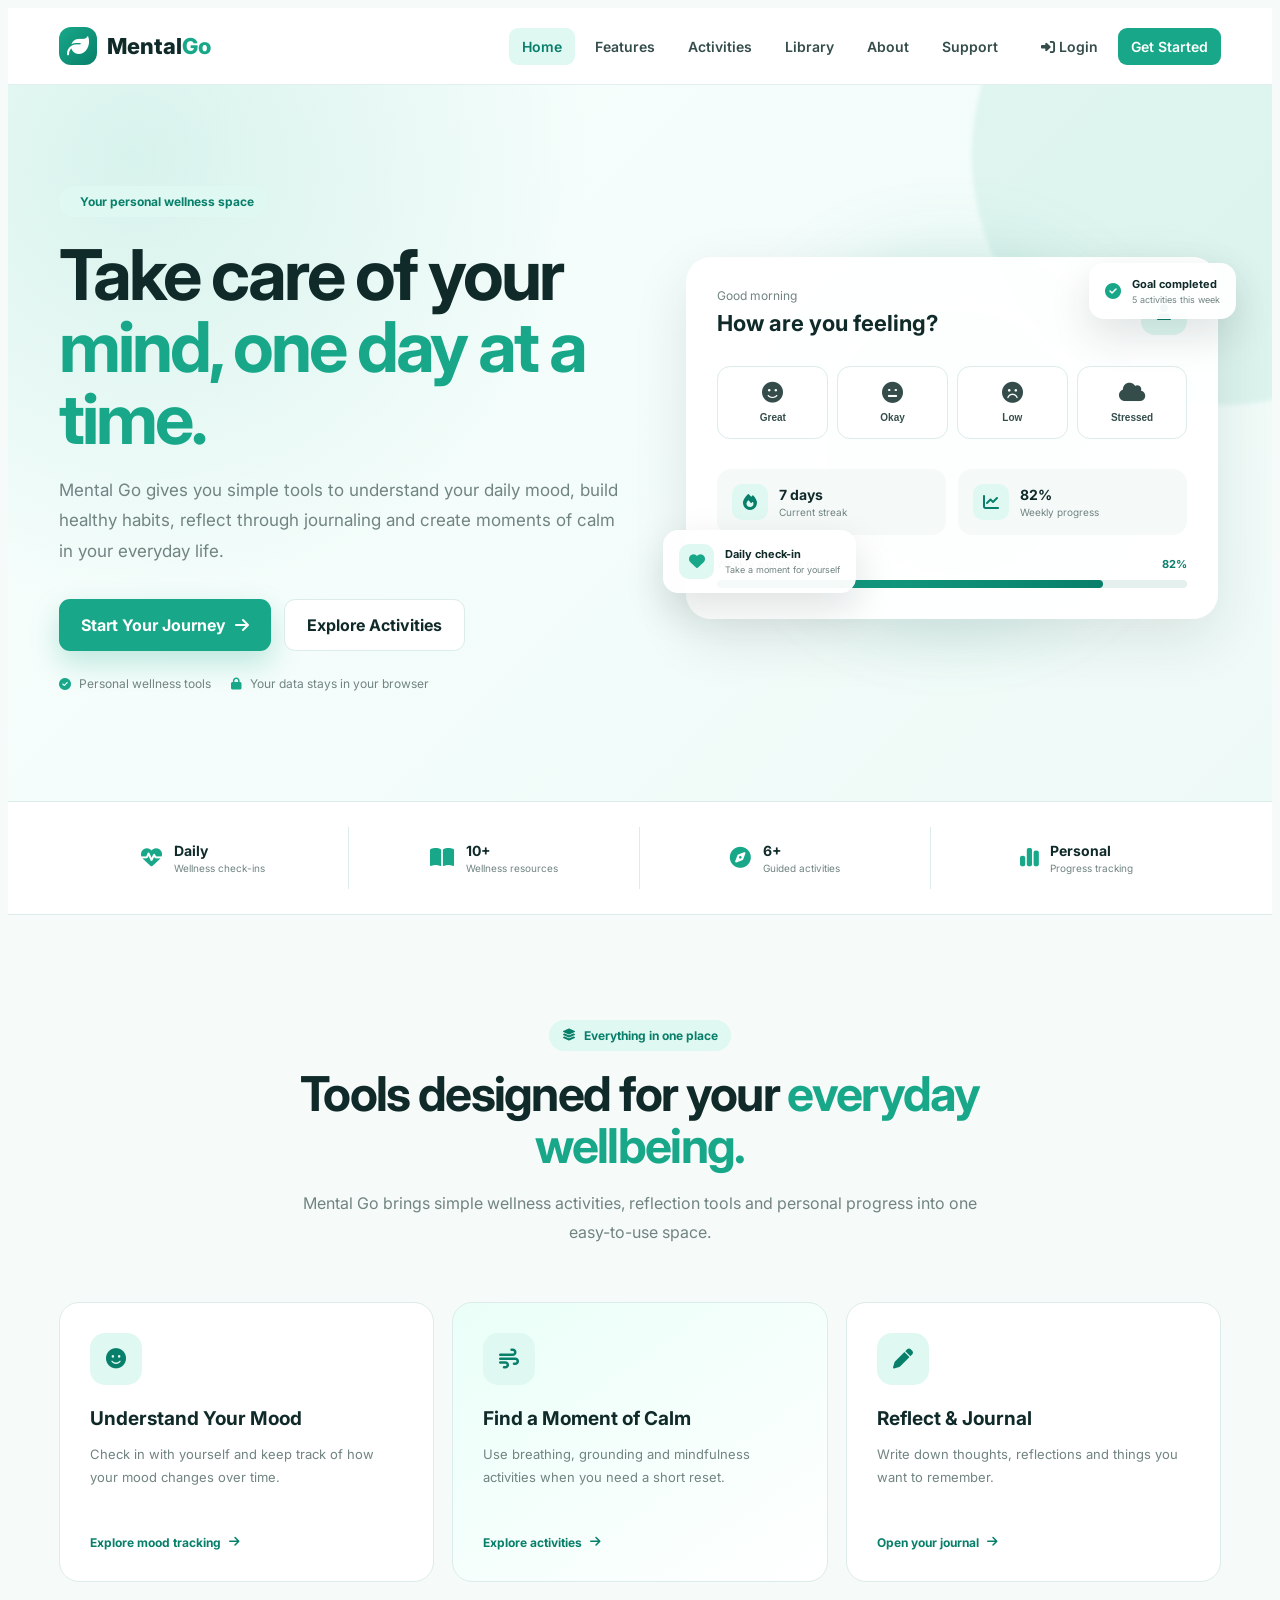
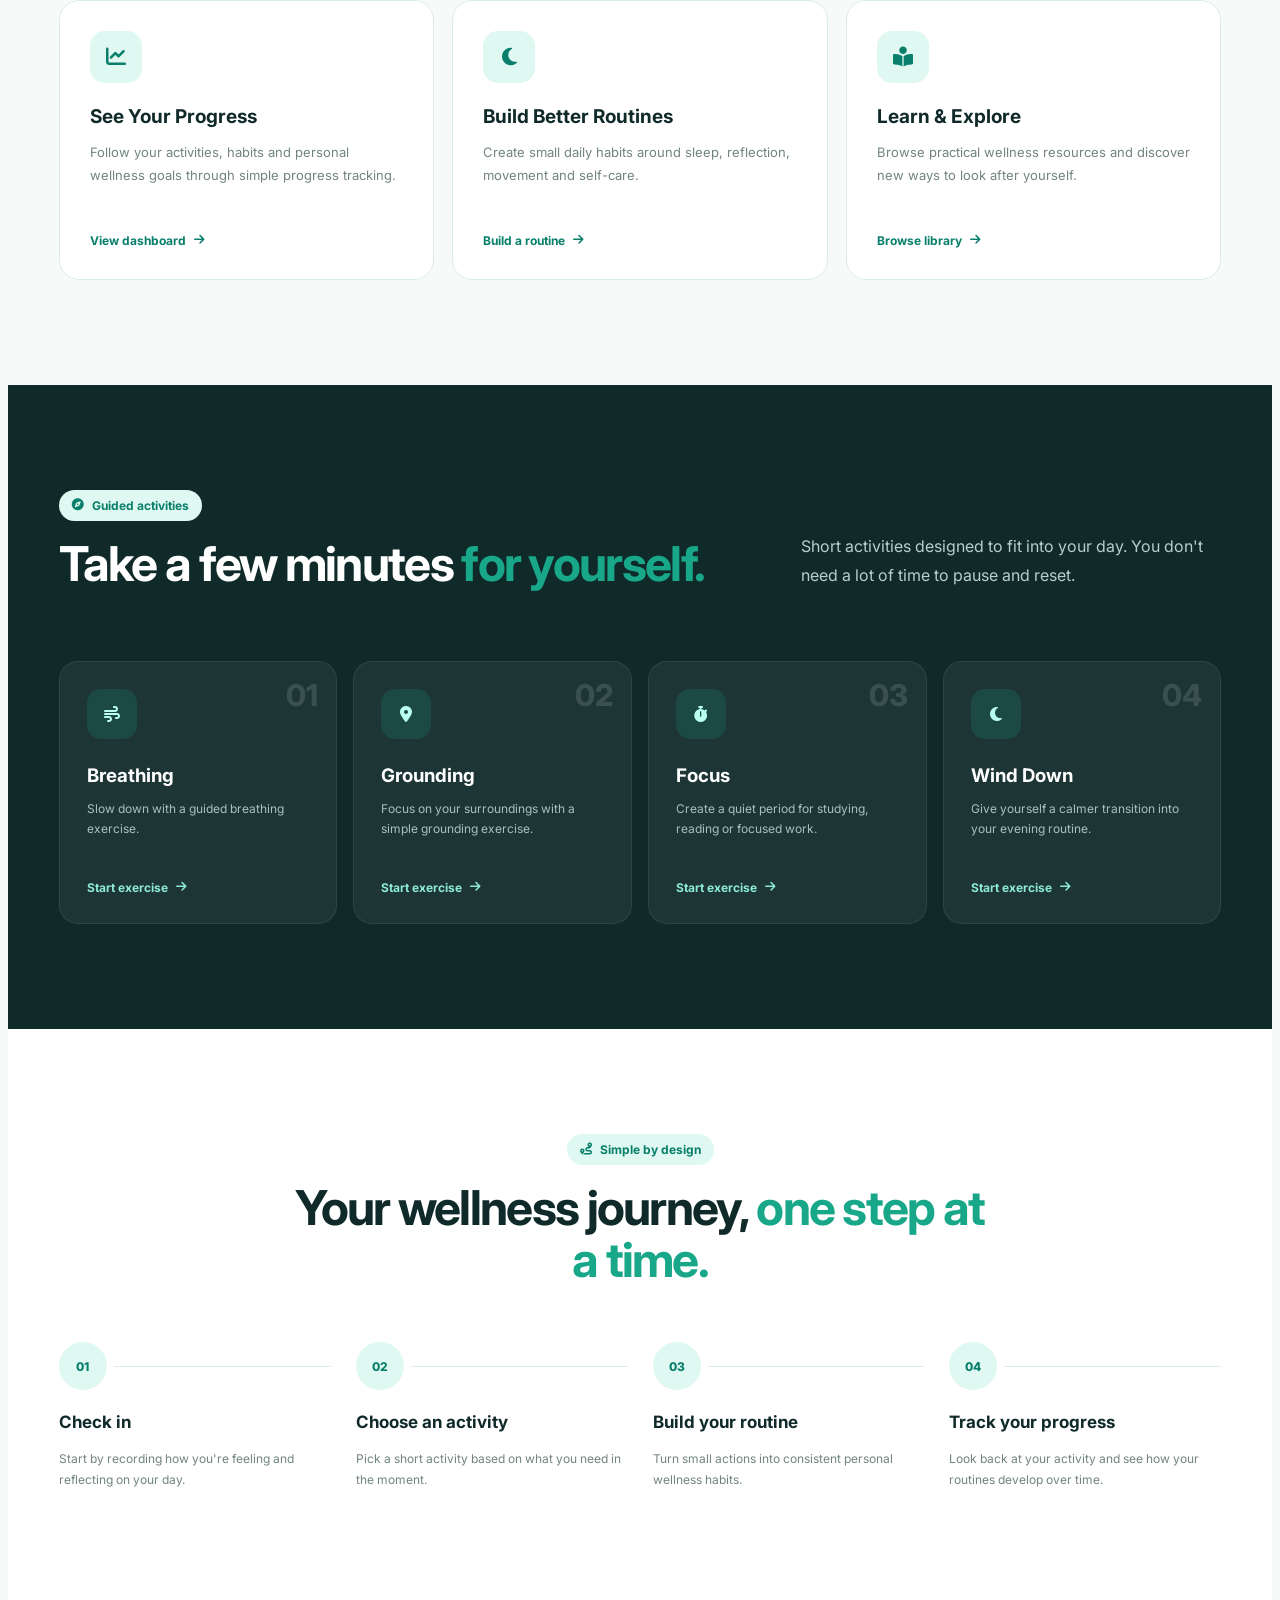
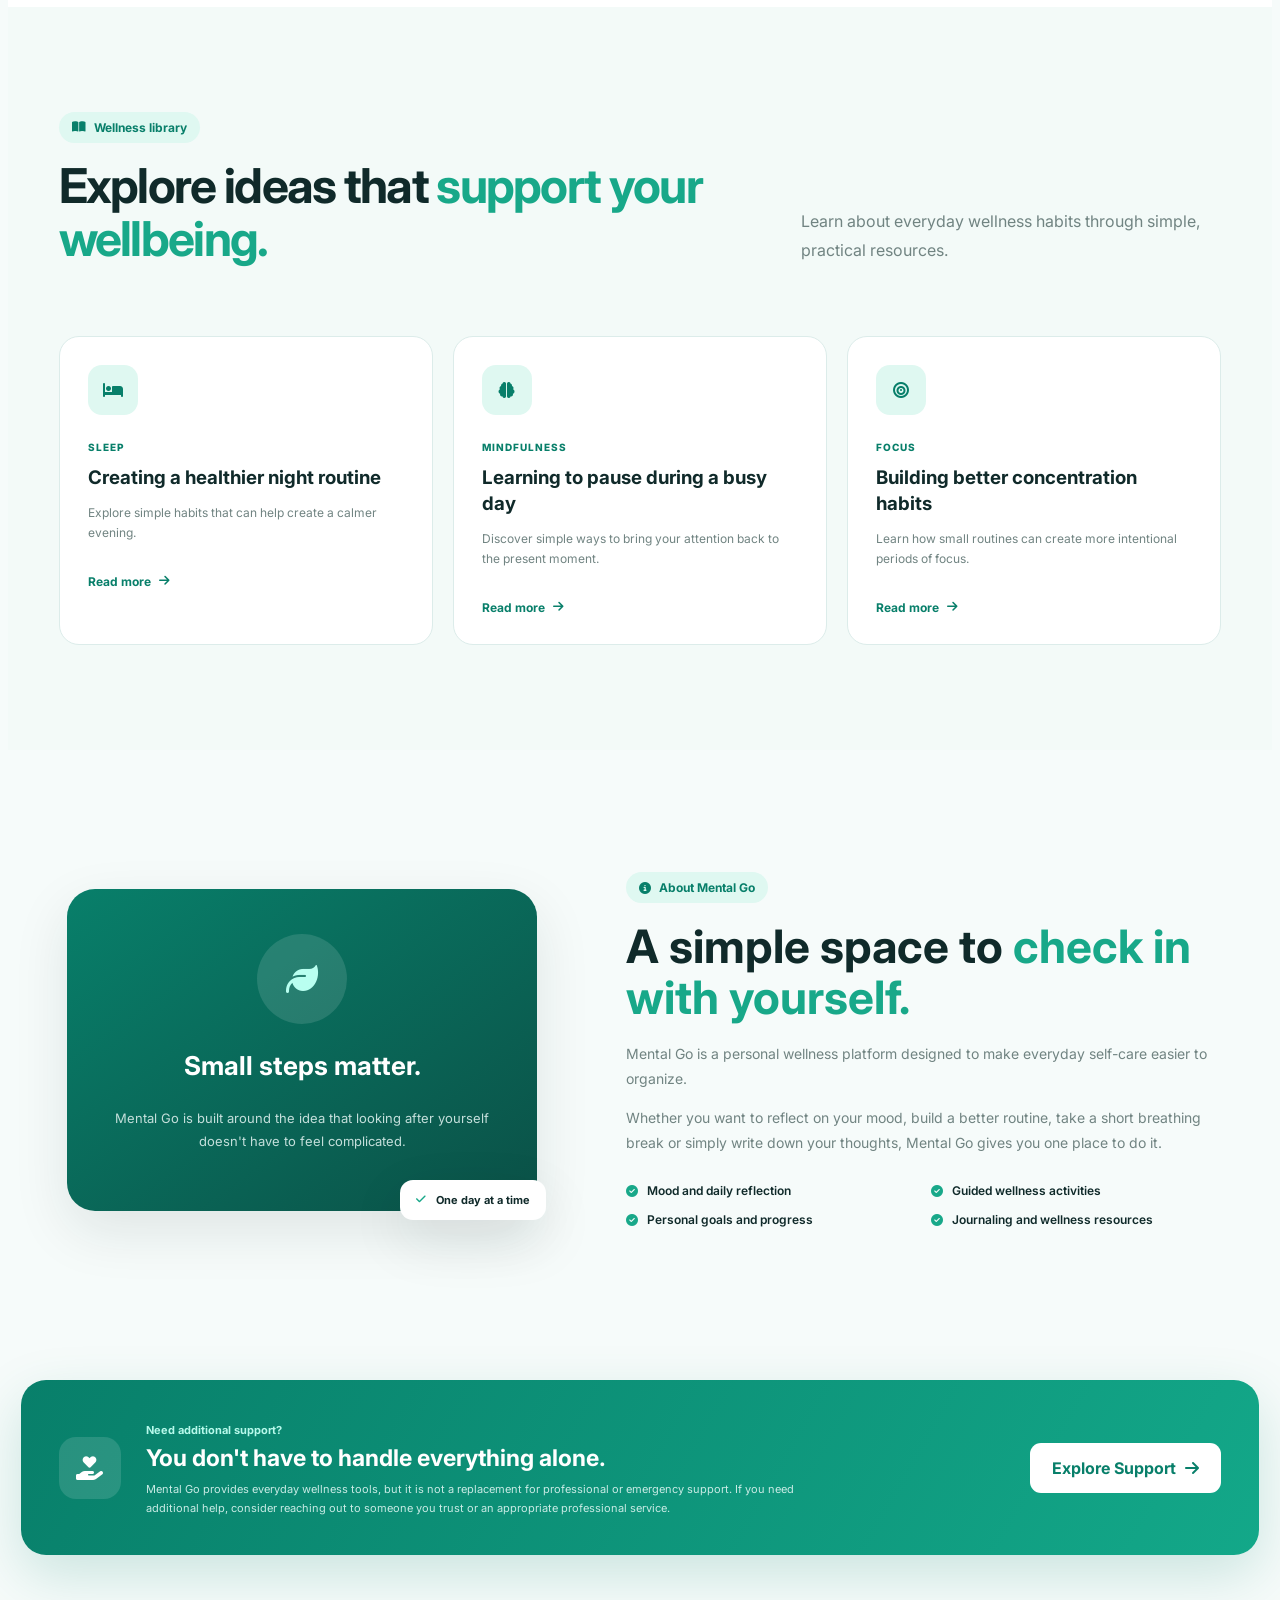
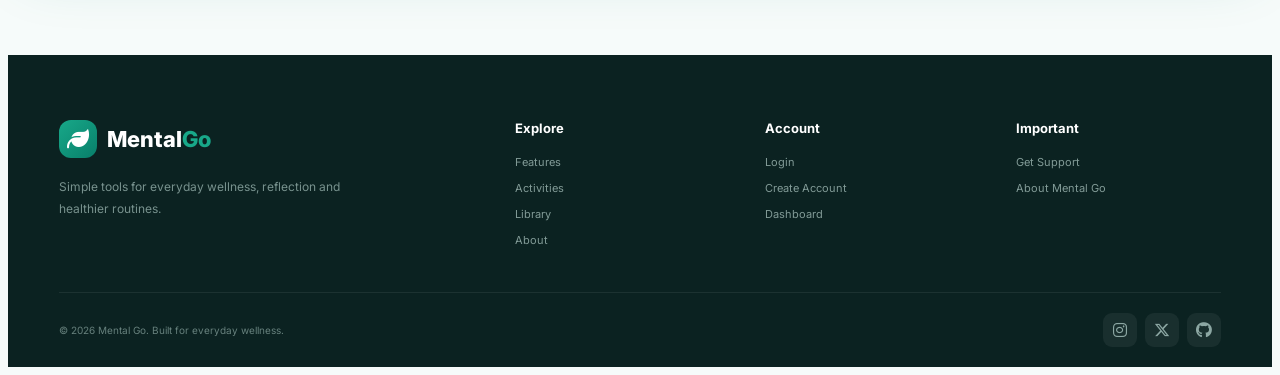
<file: index.html>
<!DOCTYPE html>
<html lang="en">
<head>
    <meta charset="UTF-8">
    <meta name="viewport" content="width=device-width, initial-scale=1.0">

    <title>Mental Go | Your Daily Wellness Space</title>

    <meta
        name="description"
        content="Mental Go is a personal wellness space for mood check-ins, mindfulness, journaling, healthy habits and everyday wellbeing."
    >

    <link rel="preconnect" href="https://fonts.googleapis.com">
    <link rel="preconnect" href="https://fonts.gstatic.com" crossorigin>

    <link
        href="https://fonts.googleapis.com/css2?family=Inter:wght@400;500;600;700;800&display=swap"
        rel="stylesheet"
    >

    <link
        rel="stylesheet"
        href="https://cdnjs.cloudflare.com/ajax/libs/font-awesome/6.7.2/css/all.min.css"
    >

    <link rel="stylesheet" href="css/style.css">
</head>

<body>

<!-- =========================
     NAVIGATION
========================= -->

<header class="site-header">

    <div class="container nav-container">

        <a href="index.html" class="logo">
            <span class="logo-icon">
                <i class="fa-solid fa-leaf"></i>
            </span>

            <span>Mental<span>Go</span></span>
        </a>

        <button
            class="menu-toggle"
            id="menuToggle"
            aria-label="Open navigation"
        >
            <i class="fa-solid fa-bars"></i>
        </button>

        <nav class="main-nav" id="mainNav">

            <a href="#home" class="active">Home</a>
            <a href="#features">Features</a>
            <a href="#activities">Activities</a>
            <a href="#library">Library</a>
            <a href="#about">About</a>
            <a href="#support">Support</a>

            <a href="login.html" class="nav-login">
                <i class="fa-solid fa-right-to-bracket"></i>
                Login
            </a>

            <a href="register.html" class="nav-register">
                Get Started
            </a>

        </nav>

    </div>

</header>


<!-- =========================
     HERO
========================= -->

<main>

<section class="hero" id="home">

    <div class="hero-background"></div>

    <div class="container hero-grid">

        <div class="hero-content">

            <div class="hero-badge">
                <i class="fa-solid fa-sparkles"></i>
                Your personal wellness space
            </div>

            <h1>
                Take care of your
                <span>mind, one day at a time.</span>
            </h1>

            <p class="hero-text">
                Mental Go gives you simple tools to understand your
                daily mood, build healthy habits, reflect through journaling
                and create moments of calm in your everyday life.
            </p>

            <div class="hero-buttons">

                <a href="register.html" class="btn btn-primary">
                    Start Your Journey
                    <i class="fa-solid fa-arrow-right"></i>
                </a>

                <a href="#activities" class="btn btn-secondary">
                    Explore Activities
                </a>

            </div>

            <div class="hero-trust">

                <div>
                    <i class="fa-solid fa-check-circle"></i>
                    Personal wellness tools
                </div>

                <div>
                    <i class="fa-solid fa-lock"></i>
                    Your data stays in your browser
                </div>

            </div>

        </div>


        <!-- HERO DASHBOARD PREVIEW -->

        <div class="hero-preview">

            <div class="preview-glow"></div>

            <div class="preview-card">

                <div class="preview-top">

                    <div>
                        <span class="small-label">
                            Good morning
                        </span>

                        <h3>
                            How are you feeling?
                        </h3>
                    </div>

                    <div class="preview-avatar">
                        <i class="fa-solid fa-user"></i>
                    </div>

                </div>


                <div class="mood-preview">

                    <button>
                        <i class="fa-solid fa-face-smile"></i>
                        <span>Great</span>
                    </button>

                    <button>
                        <i class="fa-solid fa-face-meh"></i>
                        <span>Okay</span>
                    </button>

                    <button>
                        <i class="fa-solid fa-face-frown"></i>
                        <span>Low</span>
                    </button>

                    <button>
                        <i class="fa-solid fa-cloud"></i>
                        <span>Stressed</span>
                    </button>

                </div>


                <div class="preview-stats">

                    <div class="preview-stat">

                        <div class="stat-icon">
                            <i class="fa-solid fa-fire"></i>
                        </div>

                        <div>
                            <strong>7 days</strong>
                            <span>Current streak</span>
                        </div>

                    </div>


                    <div class="preview-stat">

                        <div class="stat-icon">
                            <i class="fa-solid fa-chart-line"></i>
                        </div>

                        <div>
                            <strong>82%</strong>
                            <span>Weekly progress</span>
                        </div>

                    </div>

                </div>


                <div class="mini-progress">

                    <div class="progress-heading">
                        <span>Weekly wellness goal</span>
                        <strong>82%</strong>
                    </div>

                    <div class="progress-track">
                        <span style="width:82%"></span>
                    </div>

                </div>

            </div>


            <div class="floating-card floating-one">

                <div class="floating-icon">
                    <i class="fa-solid fa-heart"></i>
                </div>

                <div>
                    <strong>Daily check-in</strong>
                    <span>Take a moment for yourself</span>
                </div>

            </div>


            <div class="floating-card floating-two">

                <i class="fa-solid fa-circle-check"></i>

                <div>
                    <strong>Goal completed</strong>
                    <span>5 activities this week</span>
                </div>

            </div>

        </div>

    </div>

</section>


<!-- =========================
     STATS
========================= -->

<section class="quick-stats">

    <div class="container stats-grid">

        <div class="quick-stat">
            <i class="fa-solid fa-heart-pulse"></i>

            <div>
                <strong>Daily</strong>
                <span>Wellness check-ins</span>
            </div>
        </div>

        <div class="quick-stat">
            <i class="fa-solid fa-book-open"></i>

            <div>
                <strong>10+</strong>
                <span>Wellness resources</span>
            </div>
        </div>

        <div class="quick-stat">
            <i class="fa-solid fa-compass"></i>

            <div>
                <strong>6+</strong>
                <span>Guided activities</span>
            </div>
        </div>

        <div class="quick-stat">
            <i class="fa-solid fa-chart-simple"></i>

            <div>
                <strong>Personal</strong>
                <span>Progress tracking</span>
            </div>
        </div>

    </div>

</section>


<!-- =========================
     FEATURES
========================= -->

<section class="section" id="features">

    <div class="container">

        <div class="section-heading">

            <span class="section-label">
                <i class="fa-solid fa-layer-group"></i>
                Everything in one place
            </span>

            <h2>
                Tools designed for your
                <span>everyday wellbeing.</span>
            </h2>

            <p>
                Mental Go brings simple wellness activities,
                reflection tools and personal progress into one
                easy-to-use space.
            </p>

        </div>


        <div class="feature-grid">

            <article class="feature-card">

                <div class="feature-icon">
                    <i class="fa-solid fa-face-smile"></i>
                </div>

                <h3>Understand Your Mood</h3>

                <p>
                    Check in with yourself and keep track of how
                    your mood changes over time.
                </p>

                <a href="dashboard.html">
                    Explore mood tracking
                    <i class="fa-solid fa-arrow-right"></i>
                </a>

            </article>


            <article class="feature-card featured-feature">

                <div class="feature-icon">
                    <i class="fa-solid fa-wind"></i>
                </div>

                <h3>Find a Moment of Calm</h3>

                <p>
                    Use breathing, grounding and mindfulness
                    activities when you need a short reset.
                </p>

                <a href="#activities">
                    Explore activities
                    <i class="fa-solid fa-arrow-right"></i>
                </a>

            </article>


            <article class="feature-card">

                <div class="feature-icon">
                    <i class="fa-solid fa-pen"></i>
                </div>

                <h3>Reflect & Journal</h3>

                <p>
                    Write down thoughts, reflections and things
                    you want to remember.
                </p>

                <a href="dashboard.html">
                    Open your journal
                    <i class="fa-solid fa-arrow-right"></i>
                </a>

            </article>


            <article class="feature-card">

                <div class="feature-icon">
                    <i class="fa-solid fa-chart-line"></i>
                </div>

                <h3>See Your Progress</h3>

                <p>
                    Follow your activities, habits and personal
                    wellness goals through simple progress tracking.
                </p>

                <a href="dashboard.html">
                    View dashboard
                    <i class="fa-solid fa-arrow-right"></i>
                </a>

            </article>


            <article class="feature-card">

                <div class="feature-icon">
                    <i class="fa-solid fa-moon"></i>
                </div>

                <h3>Build Better Routines</h3>

                <p>
                    Create small daily habits around sleep,
                    reflection, movement and self-care.
                </p>

                <a href="dashboard.html">
                    Build a routine
                    <i class="fa-solid fa-arrow-right"></i>
                </a>

            </article>


            <article class="feature-card">

                <div class="feature-icon">
                    <i class="fa-solid fa-book-open-reader"></i>
                </div>

                <h3>Learn & Explore</h3>

                <p>
                    Browse practical wellness resources and
                    discover new ways to look after yourself.
                </p>

                <a href="#library">
                    Browse library
                    <i class="fa-solid fa-arrow-right"></i>
                </a>

            </article>

        </div>

    </div>

</section>


<!-- =========================
     ACTIVITIES
========================= -->

<section class="section activities-section" id="activities">

    <div class="container">

        <div class="section-heading split-heading">

            <div>

                <span class="section-label">
                    <i class="fa-solid fa-compass"></i>
                    Guided activities
                </span>

                <h2>
                    Take a few minutes
                    <span>for yourself.</span>
                </h2>

            </div>

            <p>
                Short activities designed to fit into your day.
                You don't need a lot of time to pause and reset.
            </p>

        </div>


        <div class="activity-grid">

            <article class="activity-card">

                <div class="activity-number">01</div>

                <div class="activity-icon">
                    <i class="fa-solid fa-wind"></i>
                </div>

                <h3>Breathing</h3>

                <p>
                    Slow down with a guided breathing exercise.
                </p>

                <a href="dashboard.html">
                    Start exercise
                    <i class="fa-solid fa-arrow-right"></i>
                </a>

            </article>


            <article class="activity-card">

                <div class="activity-number">02</div>

                <div class="activity-icon">
                    <i class="fa-solid fa-location-dot"></i>
                </div>

                <h3>Grounding</h3>

                <p>
                    Focus on your surroundings with a simple
                    grounding exercise.
                </p>

                <a href="dashboard.html">
                    Start exercise
                    <i class="fa-solid fa-arrow-right"></i>
                </a>

            </article>


            <article class="activity-card">

                <div class="activity-number">03</div>

                <div class="activity-icon">
                    <i class="fa-solid fa-stopwatch"></i>
                </div>

                <h3>Focus</h3>

                <p>
                    Create a quiet period for studying, reading
                    or focused work.
                </p>

                <a href="dashboard.html">
                    Start exercise
                    <i class="fa-solid fa-arrow-right"></i>
                </a>

            </article>


            <article class="activity-card">

                <div class="activity-number">04</div>

                <div class="activity-icon">
                    <i class="fa-solid fa-moon"></i>
                </div>

                <h3>Wind Down</h3>

                <p>
                    Give yourself a calmer transition into your
                    evening routine.
                </p>

                <a href="dashboard.html">
                    Start exercise
                    <i class="fa-solid fa-arrow-right"></i>
                </a>

            </article>

        </div>

    </div>

</section>


<!-- =========================
     HOW IT WORKS
========================= -->

<section class="section how-section">

    <div class="container">

        <div class="section-heading">

            <span class="section-label">
                <i class="fa-solid fa-route"></i>
                Simple by design
            </span>

            <h2>
                Your wellness journey,
                <span>one step at a time.</span>
            </h2>

        </div>


        <div class="steps">

            <div class="step">

                <div class="step-number">01</div>

                <div class="step-line"></div>

                <h3>Check in</h3>

                <p>
                    Start by recording how you're feeling and
                    reflecting on your day.
                </p>

            </div>


            <div class="step">

                <div class="step-number">02</div>

                <div class="step-line"></div>

                <h3>Choose an activity</h3>

                <p>
                    Pick a short activity based on what you need
                    in the moment.
                </p>

            </div>


            <div class="step">

                <div class="step-number">03</div>

                <div class="step-line"></div>

                <h3>Build your routine</h3>

                <p>
                    Turn small actions into consistent personal
                    wellness habits.
                </p>

            </div>


            <div class="step">

                <div class="step-number">04</div>

                <div class="step-line"></div>

                <h3>Track your progress</h3>

                <p>
                    Look back at your activity and see how your
                    routines develop over time.
                </p>

            </div>

        </div>

    </div>

</section>


<!-- =========================
     LIBRARY
========================= -->

<section class="section library-section" id="library">

    <div class="container">

        <div class="section-heading split-heading">

            <div>

                <span class="section-label">
                    <i class="fa-solid fa-book-open"></i>
                    Wellness library
                </span>

                <h2>
                    Explore ideas that
                    <span>support your wellbeing.</span>
                </h2>

            </div>

            <p>
                Learn about everyday wellness habits through
                simple, practical resources.
            </p>

        </div>


        <div class="library-grid">

            <article class="library-card">

                <div class="library-icon">
                    <i class="fa-solid fa-bed"></i>
                </div>

                <span>Sleep</span>

                <h3>
                    Creating a healthier night routine
                </h3>

                <p>
                    Explore simple habits that can help create
                    a calmer evening.
                </p>

                <a href="dashboard.html">
                    Read more
                    <i class="fa-solid fa-arrow-right"></i>
                </a>

            </article>


            <article class="library-card">

                <div class="library-icon">
                    <i class="fa-solid fa-brain"></i>
                </div>

                <span>Mindfulness</span>

                <h3>
                    Learning to pause during a busy day
                </h3>

                <p>
                    Discover simple ways to bring your attention
                    back to the present moment.
                </p>

                <a href="dashboard.html">
                    Read more
                    <i class="fa-solid fa-arrow-right"></i>
                </a>

            </article>


            <article class="library-card">

                <div class="library-icon">
                    <i class="fa-solid fa-bullseye"></i>
                </div>

                <span>Focus</span>

                <h3>
                    Building better concentration habits
                </h3>

                <p>
                    Learn how small routines can create more
                    intentional periods of focus.
                </p>

                <a href="dashboard.html">
                    Read more
                    <i class="fa-solid fa-arrow-right"></i>
                </a>

            </article>

        </div>

    </div>

</section>


<!-- =========================
     ABOUT
========================= -->

<section class="section about-section" id="about">

    <div class="container about-grid">

        <div class="about-visual">

            <div class="about-card-main">

                <div class="about-circle">
                    <i class="fa-solid fa-leaf"></i>
                </div>

                <h3>
                    Small steps matter.
                </h3>

                <p>
                    Mental Go is built around the idea that
                    looking after yourself doesn't have to feel
                    complicated.
                </p>

            </div>

            <div class="about-mini-card">
                <i class="fa-solid fa-check"></i>
                <span>One day at a time</span>
            </div>

        </div>


        <div class="about-content">

            <span class="section-label">
                <i class="fa-solid fa-circle-info"></i>
                About Mental Go
            </span>

            <h2>
                A simple space to
                <span>check in with yourself.</span>
            </h2>

            <p>
                Mental Go is a personal wellness platform designed
                to make everyday self-care easier to organize.
            </p>

            <p>
                Whether you want to reflect on your mood, build a
                better routine, take a short breathing break or
                simply write down your thoughts, Mental Go gives
                you one place to do it.
            </p>

            <div class="about-list">

                <div>
                    <i class="fa-solid fa-circle-check"></i>
                    Mood and daily reflection
                </div>

                <div>
                    <i class="fa-solid fa-circle-check"></i>
                    Guided wellness activities
                </div>

                <div>
                    <i class="fa-solid fa-circle-check"></i>
                    Personal goals and progress
                </div>

                <div>
                    <i class="fa-solid fa-circle-check"></i>
                    Journaling and wellness resources
                </div>

            </div>

        </div>

    </div>

</section>


<!-- =========================
     SUPPORT
========================= -->

<section class="support-section" id="support">

    <div class="container support-card">

        <div class="support-icon">
            <i class="fa-solid fa-hand-holding-heart"></i>
        </div>

        <div class="support-content">

            <span>Need additional support?</span>

            <h2>
                You don't have to handle everything alone.
            </h2>

            <p>
                Mental Go provides everyday wellness tools, but
                it is not a replacement for professional or
                emergency support. If you need additional help,
                consider reaching out to someone you trust or an
                appropriate professional service.
            </p>

        </div>

        <a href="dashboard.html" class="btn btn-light">
            Explore Support
            <i class="fa-solid fa-arrow-right"></i>
        </a>

    </div>

</section>

</main>


<!-- =========================
     FOOTER
========================= -->

<footer class="site-footer">

    <div class="container footer-grid">

        <div class="footer-brand">

            <a href="index.html" class="logo">
                <span class="logo-icon">
                    <i class="fa-solid fa-leaf"></i>
                </span>

                <span>Mental<span>Go</span></span>
            </a>

            <p>
                Simple tools for everyday wellness,
                reflection and healthier routines.
            </p>

        </div>


        <div class="footer-column">

            <h4>Explore</h4>

            <a href="#features">Features</a>
            <a href="#activities">Activities</a>
            <a href="#library">Library</a>
            <a href="#about">About</a>

        </div>


        <div class="footer-column">

            <h4>Account</h4>

            <a href="login.html">Login</a>
            <a href="register.html">Create Account</a>
            <a href="dashboard.html">Dashboard</a>

        </div>


        <div class="footer-column">

            <h4>Important</h4>

            <a href="#support">Get Support</a>
            <a href="#about">About Mental Go</a>

        </div>

    </div>


    <div class="container footer-bottom">

        <p>
            © 2026 Mental Go. Built for everyday wellness.
        </p>

        <div class="footer-social">

            <a href="#" aria-label="Instagram">
                <i class="fa-brands fa-instagram"></i>
            </a>

            <a href="#" aria-label="Twitter">
                <i class="fa-brands fa-x-twitter"></i>
            </a>

            <a href="#" aria-label="GitHub">
                <i class="fa-brands fa-github"></i>
            </a>

        </div>

    </div>

</footer>


<script src="js/app.js"></script>

</body>
</html>
</file>
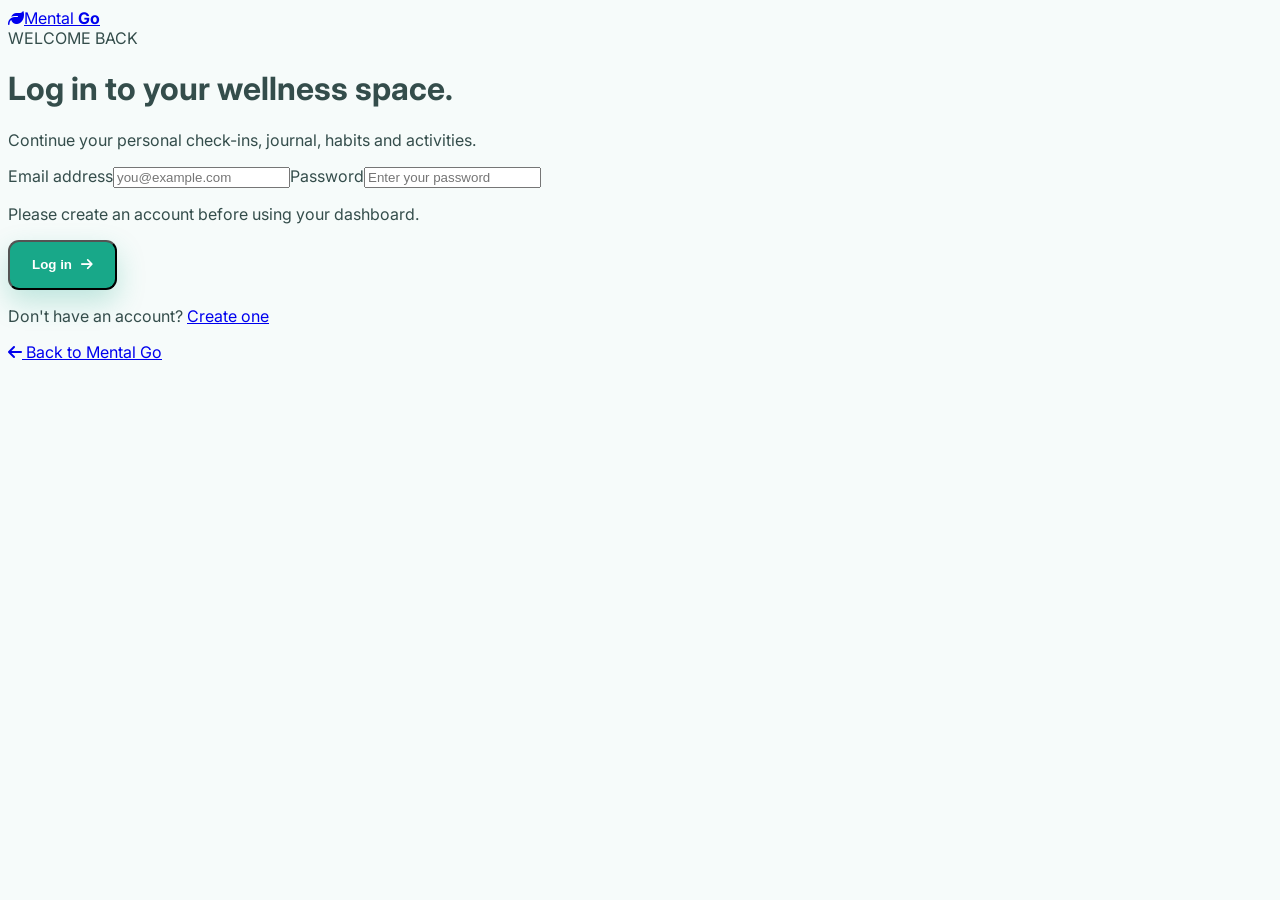
<file: dashboard.html>
<!DOCTYPE html><html lang="en"><head><meta charset="UTF-8"><meta name="viewport" content="width=device-width,initial-scale=1.0"><title>Dashboard | Mental Go</title><link rel="preconnect" href="https://fonts.googleapis.com"><link rel="preconnect" href="https://fonts.gstatic.com" crossorigin><link href="https://fonts.googleapis.com/css2?family=Inter:wght@400;500;600;700;800&display=swap" rel="stylesheet"><link rel="stylesheet" href="https://cdnjs.cloudflare.com/ajax/libs/font-awesome/6.7.2/css/all.min.css"><link rel="stylesheet" href="css/style.css"></head><body class="dashboard-page"><header class="dashboard-top"><div class="container dash-nav"><a class="brand" href="index.html"><span class="brand-mark"><i class="fa-solid fa-leaf"></i></span><span>Mental <strong>Go</strong></span></a><div class="dash-actions"><a href="index.html"><i class="fa-solid fa-house"></i> Main site</a><button id="resetData"><i class="fa-solid fa-rotate-left"></i> Reset data</button></div></div></header><div class="dashboard-layout"><aside class="sidebar"><div class="profile-mini"><span class="avatar"><i class="fa-solid fa-user"></i></span><div><strong id="dashUser">Your space</strong><small>Personal wellness</small></div></div><nav><a class="side-link active" href="#overview"><i class="fa-solid fa-grid-2"></i> Overview</a><a class="side-link" href="#checkin"><i class="fa-regular fa-face-smile"></i> Mood check-in</a><a class="side-link" href="#activities"><i class="fa-solid fa-wind"></i> Activities</a><a class="side-link" href="#journal"><i class="fa-solid fa-book"></i> Journal</a><a class="side-link" href="#habits"><i class="fa-solid fa-list-check"></i> Habits</a><a class="side-link" href="#sleep"><i class="fa-solid fa-moon"></i> Sleep</a><a class="side-link" href="#goals"><i class="fa-solid fa-bullseye"></i> Goals</a><a class="side-link" href="#insights"><i class="fa-solid fa-chart-line"></i> Insights</a><a class="side-link" href="#support"><i class="fa-solid fa-life-ring"></i> Support</a></nav></aside><main class="dashboard-main"><section id="overview" class="dash-hero"><div><span class="eyebrow">YOUR WELLNESS SPACE</span><h1>Welcome back.</h1><p>Take today one step at a time. Your dashboard keeps your routine in one place.</p></div><div class="date-card"><i class="fa-regular fa-calendar"></i><span id="todayDate"></span></div></section><section class="metric-grid"><div class="metric-card"><span><i class="fa-regular fa-face-smile"></i></span><div><small>Today's mood</small><strong id="metricMood">Not checked</strong></div></div><div class="metric-card"><span><i class="fa-solid fa-fire"></i></span><div><small>Activity streak</small><strong id="metricStreak">0 days</strong></div></div><div class="metric-card"><span><i class="fa-solid fa-pen"></i></span><div><small>Journal entries</small><strong id="metricJournal">0</strong></div></div><div class="metric-card"><span><i class="fa-solid fa-list-check"></i></span><div><small>Habits today</small><strong id="metricHabits">0 / 5</strong></div></div></section>
<section class="dash-section" id="checkin"><div class="section-title"><div><span class="eyebrow">DAILY CHECK-IN</span><h2>How are you feeling right now?</h2></div><span class="saved-pill" id="savedPill"><i class="fa-solid fa-circle-check"></i> Saved locally</span></div><div class="dashboard-moods"><button data-dashboard-mood="Great"><i class="fa-regular fa-face-laugh-beam"></i><b>Great</b><small>Full of energy</small></button><button data-dashboard-mood="Good"><i class="fa-regular fa-face-smile"></i><b>Good</b><small>Feeling positive</small></button><button data-dashboard-mood="Okay"><i class="fa-regular fa-face-meh"></i><b>Okay</b><small>Just getting by</small></button><button data-dashboard-mood="Low"><i class="fa-regular fa-face-frown"></i><b>Low</b><small>Could use a reset</small></button><button data-dashboard-mood="Difficult"><i class="fa-regular fa-face-sad-tear"></i><b>Difficult</b><small>Need some care</small></button></div></section>
<section class="dash-section" id="activities"><div class="section-title"><div><span class="eyebrow">ACTIVITIES</span><h2>Choose what you need today.</h2></div></div><div class="dash-activity-grid"><article><span><i class="fa-solid fa-wind"></i></span><div><h3>Breathing reset</h3><p>Follow a calm 4-part breathing cycle.</p><button class="small-btn activity-launch" data-activity="breathing">Start <i class="fa-solid fa-play"></i></button></div></article><article><span><i class="fa-solid fa-eye"></i></span><div><h3>Grounding</h3><p>Reconnect with your senses.</p><button class="small-btn activity-launch" data-activity="grounding">Start <i class="fa-solid fa-play"></i></button></div></article><article><span><i class="fa-solid fa-person-walking"></i></span><div><h3>Movement break</h3><p>Take a short screen-time break.</p><button class="small-btn activity-launch" data-activity="movement">Start <i class="fa-solid fa-play"></i></button></div></article><article><span><i class="fa-solid fa-moon"></i></span><div><h3>Night wind-down</h3><p>Slow down with a short routine.</p><button class="small-btn activity-launch" data-activity="winddown">Start <i class="fa-solid fa-play"></i></button></div></article><article><span><i class="fa-solid fa-stopwatch"></i></span><div><h3>Focus session</h3><p>Work for 10 minutes without distractions.</p><button class="small-btn activity-launch" data-activity="focus">Start <i class="fa-solid fa-play"></i></button></div></article><article><span><i class="fa-solid fa-heart"></i></span><div><h3>Gratitude pause</h3><p>Write down three things you appreciate.</p><button class="small-btn" onclick="document.getElementById('journalText').focus();location.hash='journal'">Open journal <i class="fa-solid fa-arrow-right"></i></button></div></article></div></section>
<section class="two-col"><div class="dash-section" id="journal"><div class="section-title"><div><span class="eyebrow">PRIVATE JOURNAL</span><h2>Write without overthinking.</h2></div></div><textarea id="journalText" class="journal-input" placeholder="What is on your mind today? What went well? What felt difficult? What do you want tomorrow to be like?"></textarea><div class="journal-actions"><span id="wordCount">0 words</span><button class="btn btn-primary" id="saveJournal">Save entry <i class="fa-solid fa-check"></i></button></div><div class="journal-list" id="journalList"></div></div><div class="dash-section" id="habits"><div class="section-title"><div><span class="eyebrow">HABIT TRACKER</span><h2>Today's small wins.</h2></div></div><div class="habit-list" id="habitList"></div><div class="habit-progress"><div><span>Today</span><strong id="habitPercent">0%</strong></div><div class="progress"><span id="habitBar"></span></div></div></div></section>
<section class="two-col"><div class="dash-section" id="sleep"><div class="section-title"><div><span class="eyebrow">SLEEP LOG</span><h2>Track your rest.</h2></div></div><div class="sleep-form"><label>Hours slept<input type="number" id="sleepHours" min="0" max="24" step="0.5" placeholder="e.g. 7.5"></label><label>Sleep quality<select id="sleepQuality"><option value="">Choose</option><option>Excellent</option><option>Good</option><option>Okay</option><option>Poor</option></select></label><button class="btn btn-primary" id="saveSleep">Save sleep log</button></div><p class="form-note" id="sleepNote">No sleep log saved today.</p></div><div class="dash-section" id="goals"><div class="section-title"><div><span class="eyebrow">WEEKLY GOAL</span><h2>One thing to practice.</h2></div></div><div class="goal-box"><label for="goalInput">Your goal</label><div class="goal-row"><input id="goalInput" placeholder="Example: Journal for 5 minutes"><button class="small-btn" id="saveGoal">Save</button></div><p id="goalText">No goal set yet.</p><div class="progress"><span id="goalBar"></span></div><div class="goal-footer"><span id="goalProgress">0 / 7 days</span><button class="check-goal" id="completeGoal"><i class="fa-solid fa-check"></i> Mark today</button></div></div></div></section>
<section class="dash-section" id="insights"><div class="section-title"><div><span class="eyebrow">YOUR RECORD</span><h2>Recent activity and patterns.</h2></div></div><div class="insight-grid"><div class="chart-card"><h3>Mood history</h3><div class="bar-chart" id="moodChart"></div><div class="chart-legend"><span>Recent check-ins</span><strong id="moodTotal">0 total</strong></div></div><div class="insight-card"><span class="insight-icon"><i class="fa-solid fa-lightbulb"></i></span><h3>Reflection</h3><p id="insightText">Complete a few check-ins and activities to build your personal record.</p></div><div class="insight-card"><span class="insight-icon"><i class="fa-solid fa-chart-simple"></i></span><h3>Activity total</h3><strong class="big-number" id="activityTotal">0</strong><p>activities completed</p></div></div></section>
<section class="dash-section support-dash" id="support"><span class="eyebrow">SUPPORT</span><h2>Wellness is not something you have to manage perfectly.</h2><p>Mental Go provides self-care and reflection tools. If you are dealing with a serious or urgent situation, contact a trusted person, qualified professional or appropriate local emergency service.</p></section>
</main></div><div class="modal" id="activityModal" aria-hidden="true"><div class="modal-card"><button class="modal-close" aria-label="Close"><i class="fa-solid fa-xmark"></i></button><div id="modalContent"></div></div></div><script src="js/app.js"></script></body></html>
</file>
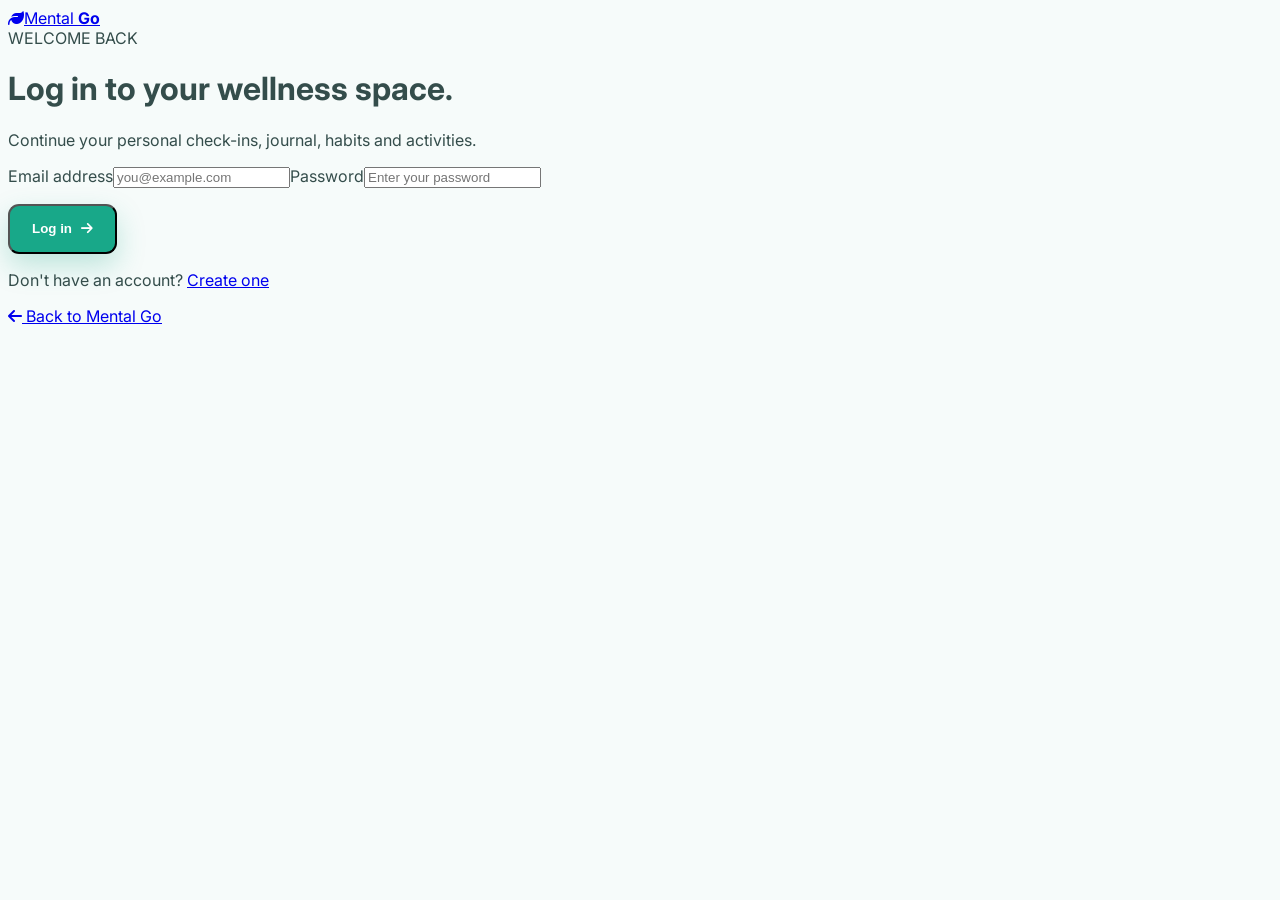
<file: login.html>
<!DOCTYPE html>
<html lang="en">
<head>
<meta charset="UTF-8"><meta name="viewport" content="width=device-width, initial-scale=1.0">
<title>Login | Mental Go</title>
<link rel="preconnect" href="https://fonts.googleapis.com"><link rel="preconnect" href="https://fonts.gstatic.com" crossorigin>
<link href="https://fonts.googleapis.com/css2?family=Inter:wght@400;500;600;700;800&display=swap" rel="stylesheet">
<link rel="stylesheet" href="https://cdnjs.cloudflare.com/ajax/libs/font-awesome/6.7.2/css/all.min.css">
<link rel="stylesheet" href="css/style.css">
</head>
<body class="auth-page">
<div class="auth-shell"><div class="auth-brand"><a class="brand" href="index.html"><span class="brand-mark"><i class="fa-solid fa-leaf"></i></span><span>Mental <strong>Go</strong></span></a></div>
<div class="auth-card"><div class="auth-heading"><span class="eyebrow">WELCOME BACK</span><h1>Log in to your wellness space.</h1><p>Continue your personal check-ins, journal, habits and activities.</p></div>
<form id="loginForm"><label>Email address<input id="loginEmail" type="email" required placeholder="you@example.com"></label><label>Password<input id="loginPassword" type="password" required minlength="6" placeholder="Enter your password"></label><p class="auth-message" id="loginMessage"></p><button class="btn btn-primary auth-submit" type="submit">Log in <i class="fa-solid fa-arrow-right"></i></button></form>
<p class="auth-switch">Don't have an account? <a href="register.html">Create one</a></p><a class="back-link" href="index.html"><i class="fa-solid fa-arrow-left"></i> Back to Mental Go</a></div>
</div><script src="js/app.js"></script></body></html>
</file>
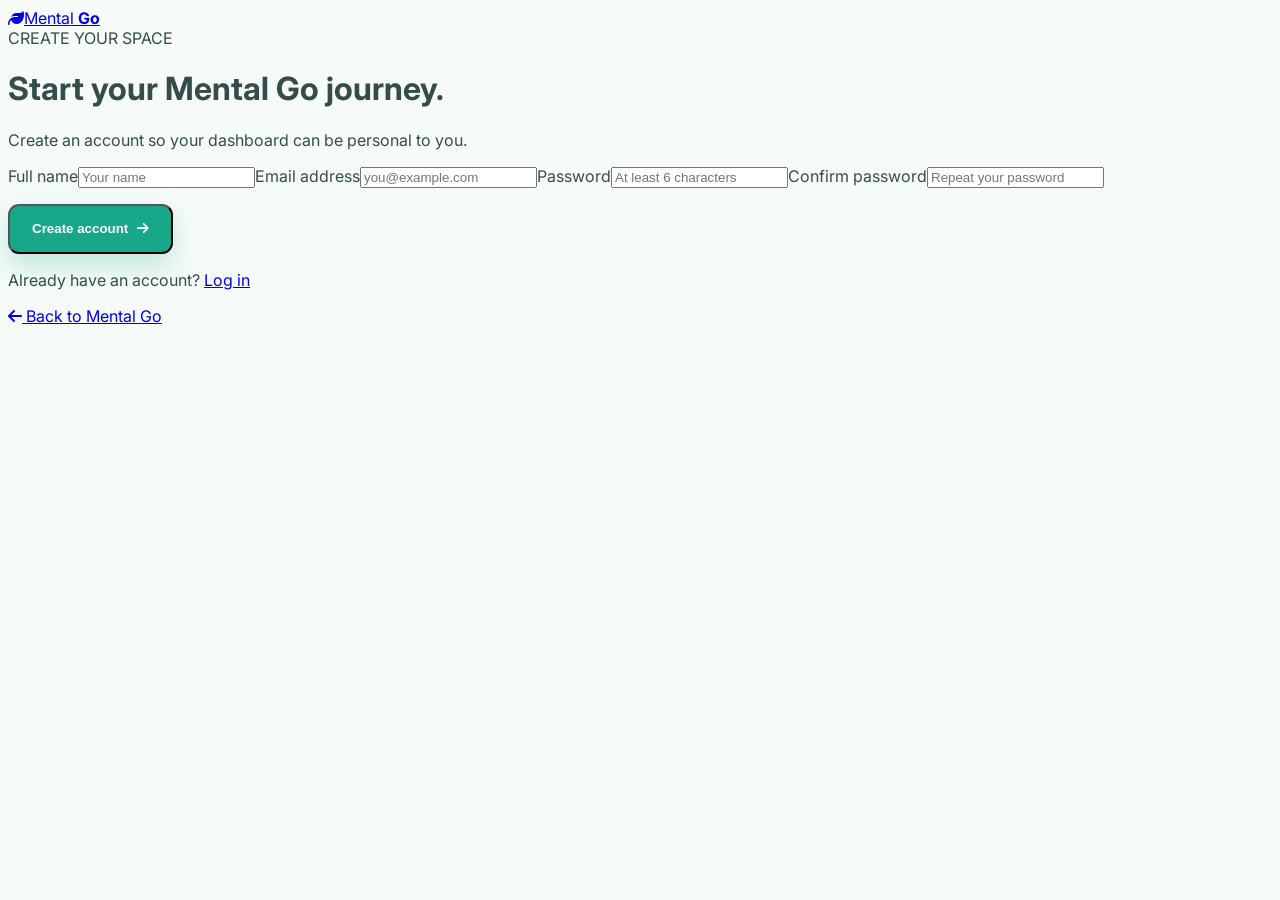
<file: register.html>
<!DOCTYPE html>
<html lang="en"><head><meta charset="UTF-8"><meta name="viewport" content="width=device-width, initial-scale=1.0"><title>Sign Up | Mental Go</title><link rel="preconnect" href="https://fonts.googleapis.com"><link rel="preconnect" href="https://fonts.gstatic.com" crossorigin><link href="https://fonts.googleapis.com/css2?family=Inter:wght@400;500;600;700;800&display=swap" rel="stylesheet"><link rel="stylesheet" href="https://cdnjs.cloudflare.com/ajax/libs/font-awesome/6.7.2/css/all.min.css"><link rel="stylesheet" href="css/style.css"></head>
<body class="auth-page"><div class="auth-shell"><div class="auth-brand"><a class="brand" href="index.html"><span class="brand-mark"><i class="fa-solid fa-leaf"></i></span><span>Mental <strong>Go</strong></span></a></div><div class="auth-card"><div class="auth-heading"><span class="eyebrow">CREATE YOUR SPACE</span><h1>Start your Mental Go journey.</h1><p>Create an account so your dashboard can be personal to you.</p></div><form id="registerForm"><label>Full name<input id="registerName" type="text" required placeholder="Your name"></label><label>Email address<input id="registerEmail" type="email" required placeholder="you@example.com"></label><label>Password<input id="registerPassword" type="password" required minlength="6" placeholder="At least 6 characters"></label><label>Confirm password<input id="registerConfirm" type="password" required minlength="6" placeholder="Repeat your password"></label><p class="auth-message" id="registerMessage"></p><button class="btn btn-primary auth-submit" type="submit">Create account <i class="fa-solid fa-arrow-right"></i></button></form><p class="auth-switch">Already have an account? <a href="login.html">Log in</a></p><a class="back-link" href="index.html"><i class="fa-solid fa-arrow-left"></i> Back to Mental Go</a></div></div><script src="js/app.js"></script></body></html>
</file>
<file: css/style.css>
/* =========================================================
   MENTAL GO - ENHANCED HOME PAGE
========================================================= */

:root {
    --mg-primary: #18a889;
    --mg-primary-dark: #087f6a;
    --mg-primary-light: #dff8f1;
    --mg-dark: #102a2a;
    --mg-text: #344d4b;
    --mg-muted: #718482;
    --mg-bg: #f6fbfa;
    --mg-white: #ffffff;
    --mg-border: #dcecea;
    --mg-shadow: 0 20px 55px rgba(16, 42, 42, 0.10);
}


/* =========================
   GENERAL
========================= */

html {
    scroll-behavior: smooth;
}

body {
    font-family: "Inter", sans-serif;
    color: var(--mg-text);
    background: var(--mg-bg);
}

.container {
    width: min(1180px, 92%);
    margin: auto;
}


/* =========================
   NAVIGATION
========================= */

.site-header {
    position: sticky;
    top: 0;
    z-index: 1000;
    background: rgba(255, 255, 255, 0.94);
    backdrop-filter: blur(16px);
    border-bottom: 1px solid rgba(220, 236, 234, 0.8);
}

.nav-container {
    min-height: 76px;
    display: flex;
    align-items: center;
    justify-content: space-between;
    gap: 25px;
}

.logo {
    display: inline-flex;
    align-items: center;
    gap: 10px;
    text-decoration: none;
    color: var(--mg-dark);
    font-size: 22px;
    font-weight: 800;
}

.logo > span:last-child > span {
    color: var(--mg-primary);
}

.logo-icon {
    width: 38px;
    height: 38px;
    display: grid;
    place-items: center;
    border-radius: 12px;
    color: white;
    background: linear-gradient(
        135deg,
        var(--mg-primary),
        var(--mg-primary-dark)
    );
}

.main-nav {
    display: flex;
    align-items: center;
    gap: 7px;
}

.main-nav a {
    padding: 10px 13px;
    border-radius: 9px;
    color: var(--mg-text);
    text-decoration: none;
    font-size: 14px;
    font-weight: 600;
    transition: 0.25s ease;
}

.main-nav a:hover,
.main-nav a.active {
    color: var(--mg-primary-dark);
    background: var(--mg-primary-light);
}

.main-nav .nav-login {
    margin-left: 10px;
}

.main-nav .nav-register {
    color: white;
    background: var(--mg-primary);
}

.main-nav .nav-register:hover {
    color: white;
    background: var(--mg-primary-dark);
}

.menu-toggle {
    display: none;
    width: 44px;
    height: 44px;
    border: 0;
    border-radius: 10px;
    background: var(--mg-primary-light);
    color: var(--mg-primary-dark);
    font-size: 18px;
    cursor: pointer;
}


/* =========================
   HERO
========================= */

.hero {
    position: relative;
    overflow: hidden;
    padding: 100px 0 110px;
    background:
        radial-gradient(
            circle at 10% 10%,
            rgba(24, 168, 137, 0.14),
            transparent 35%
        ),
        linear-gradient(
            135deg,
            #f8fffd,
            #eefaf7
        );
}

.hero-background {
    position: absolute;
    width: 500px;
    height: 500px;
    right: -200px;
    top: -180px;
    border-radius: 50%;
    background: rgba(24, 168, 137, 0.09);
    filter: blur(2px);
}

.hero-grid {
    position: relative;
    display: grid;
    grid-template-columns: 1.02fr 0.98fr;
    align-items: center;
    gap: 65px;
}

.hero-badge,
.section-label {
    display: inline-flex;
    align-items: center;
    gap: 8px;
    padding: 8px 13px;
    border-radius: 999px;
    color: var(--mg-primary-dark);
    background: var(--mg-primary-light);
    font-size: 12px;
    font-weight: 700;
}

.hero h1 {
    margin: 22px 0 20px;
    max-width: 700px;
    color: var(--mg-dark);
    font-size: clamp(42px, 5.5vw, 70px);
    line-height: 1.03;
    letter-spacing: -3px;
}

.hero h1 span,
.section-heading h2 span,
.about-content h2 span {
    color: var(--mg-primary);
}

.hero-text {
    max-width: 620px;
    color: var(--mg-muted);
    font-size: 17px;
    line-height: 1.8;
}

.hero-buttons {
    display: flex;
    flex-wrap: wrap;
    gap: 13px;
    margin-top: 32px;
}

.btn {
    display: inline-flex;
    align-items: center;
    justify-content: center;
    gap: 9px;
    min-height: 50px;
    padding: 0 22px;
    border-radius: 11px;
    text-decoration: none;
    font-weight: 700;
    transition: 0.25s ease;
}

.btn-primary {
    color: white;
    background: var(--mg-primary);
    box-shadow: 0 12px 28px rgba(24, 168, 137, 0.25);
}

.btn-primary:hover {
    transform: translateY(-3px);
    background: var(--mg-primary-dark);
}

.btn-secondary {
    color: var(--mg-dark);
    background: white;
    border: 1px solid var(--mg-border);
}

.btn-secondary:hover {
    transform: translateY(-3px);
    border-color: var(--mg-primary);
}

.hero-trust {
    display: flex;
    flex-wrap: wrap;
    gap: 20px;
    margin-top: 25px;
    color: var(--mg-muted);
    font-size: 12px;
}

.hero-trust i {
    margin-right: 5px;
    color: var(--mg-primary);
}


/* =========================
   HERO PREVIEW
========================= */

.hero-preview {
    position: relative;
    min-height: 500px;
    display: grid;
    place-items: center;
}

.preview-glow {
    position: absolute;
    width: 360px;
    height: 360px;
    border-radius: 50%;
    background: rgba(24, 168, 137, 0.17);
    filter: blur(40px);
}

.preview-card {
    position: relative;
    z-index: 2;
    width: min(470px, 100%);
    padding: 30px;
    border: 1px solid rgba(255, 255, 255, 0.9);
    border-radius: 25px;
    background: rgba(255, 255, 255, 0.96);
    box-shadow: var(--mg-shadow);
}

.preview-top {
    display: flex;
    align-items: center;
    justify-content: space-between;
}

.small-label {
    display: block;
    margin-bottom: 7px;
    color: var(--mg-muted);
    font-size: 12px;
}

.preview-top h3 {
    margin: 0;
    color: var(--mg-dark);
    font-size: 22px;
}

.preview-avatar {
    width: 46px;
    height: 46px;
    display: grid;
    place-items: center;
    border-radius: 14px;
    color: var(--mg-primary-dark);
    background: var(--mg-primary-light);
}

.mood-preview {
    display: grid;
    grid-template-columns: repeat(4, 1fr);
    gap: 9px;
    margin: 30px 0;
}

.mood-preview button {
    display: flex;
    flex-direction: column;
    align-items: center;
    gap: 9px;
    padding: 15px 6px;
    border: 1px solid var(--mg-border);
    border-radius: 13px;
    color: var(--mg-text);
    background: white;
    cursor: pointer;
    transition: 0.25s ease;
}

.mood-preview button:hover {
    transform: translateY(-4px);
    color: var(--mg-primary-dark);
    border-color: var(--mg-primary);
    background: var(--mg-primary-light);
}

.mood-preview i {
    font-size: 21px;
}

.mood-preview span {
    font-size: 10px;
    font-weight: 700;
}

.preview-stats {
    display: grid;
    grid-template-columns: 1fr 1fr;
    gap: 12px;
}

.preview-stat {
    display: flex;
    align-items: center;
    gap: 11px;
    padding: 15px;
    border-radius: 14px;
    background: #f5faf9;
}

.stat-icon {
    width: 36px;
    height: 36px;
    display: grid;
    place-items: center;
    border-radius: 10px;
    color: var(--mg-primary-dark);
    background: var(--mg-primary-light);
}

.preview-stat strong,
.preview-stat span {
    display: block;
}

.preview-stat strong {
    color: var(--mg-dark);
    font-size: 14px;
}

.preview-stat span {
    margin-top: 3px;
    color: var(--mg-muted);
    font-size: 10px;
}

.mini-progress {
    margin-top: 22px;
}

.progress-heading {
    display: flex;
    justify-content: space-between;
    margin-bottom: 9px;
    color: var(--mg-muted);
    font-size: 11px;
}

.progress-heading strong {
    color: var(--mg-primary-dark);
}

.progress-track {
    height: 8px;
    overflow: hidden;
    border-radius: 20px;
    background: #e5efed;
}

.progress-track span {
    display: block;
    height: 100%;
    border-radius: inherit;
    background: linear-gradient(
        90deg,
        var(--mg-primary),
        var(--mg-primary-dark)
    );
}


/* =========================
   FLOATING CARDS
========================= */

.floating-card {
    position: absolute;
    z-index: 3;
    display: flex;
    align-items: center;
    gap: 11px;
    padding: 13px 15px;
    border: 1px solid white;
    border-radius: 15px;
    background: rgba(255, 255, 255, 0.95);
    box-shadow: 0 16px 40px rgba(16, 42, 42, 0.13);
}

.floating-card strong,
.floating-card span {
    display: block;
}

.floating-card strong {
    color: var(--mg-dark);
    font-size: 11px;
}

.floating-card span {
    margin-top: 3px;
    color: var(--mg-muted);
    font-size: 9px;
}

.floating-icon {
    width: 35px;
    height: 35px;
    display: grid;
    place-items: center;
    border-radius: 10px;
    color: var(--mg-primary-dark);
    background: var(--mg-primary-light);
}

.floating-card i {
    color: var(--mg-primary);
}

.floating-one {
    left: -20px;
    bottom: 95px;
}

.floating-two {
    right: -15px;
    top: 75px;
}


/* =========================
   QUICK STATS
========================= */

.quick-stats {
    padding: 25px 0;
    background: white;
    border-top: 1px solid var(--mg-border);
    border-bottom: 1px solid var(--mg-border);
}

.stats-grid {
    display: grid;
    grid-template-columns: repeat(4, 1fr);
}

.quick-stat {
    display: flex;
    align-items: center;
    justify-content: center;
    gap: 12px;
    padding: 15px;
    border-right: 1px solid var(--mg-border);
}

.quick-stat:last-child {
    border-right: 0;
}

.quick-stat > i {
    font-size: 21px;
    color: var(--mg-primary);
}

.quick-stat strong,
.quick-stat span {
    display: block;
}

.quick-stat strong {
    color: var(--mg-dark);
    font-size: 14px;
}

.quick-stat span {
    margin-top: 3px;
    color: var(--mg-muted);
    font-size: 10px;
}


/* =========================
   SECTIONS
========================= */

.section {
    padding: 105px 0;
}

.section-heading {
    max-width: 700px;
    margin: 0 auto 55px;
    text-align: center;
}

.section-heading h2 {
    margin: 17px 0 15px;
    color: var(--mg-dark);
    font-size: clamp(32px, 4vw, 48px);
    line-height: 1.1;
    letter-spacing: -1.7px;
}

.section-heading p {
    color: var(--mg-muted);
    line-height: 1.8;
}

.split-heading {
    max-width: none;
    display: flex;
    align-items: end;
    justify-content: space-between;
    gap: 40px;
    text-align: left;
}

.split-heading > p {
    max-width: 420px;
}


/* =========================
   FEATURE CARDS
========================= */

.feature-grid {
    display: grid;
    grid-template-columns: repeat(3, 1fr);
    gap: 18px;
}

.feature-card {
    padding: 30px;
    border: 1px solid var(--mg-border);
    border-radius: 20px;
    background: white;
    transition: 0.3s ease;
}

.feature-card:hover {
    transform: translateY(-7px);
    border-color: rgba(24, 168, 137, 0.35);
    box-shadow: var(--mg-shadow);
}

.featured-feature {
    background: linear-gradient(
        145deg,
        #eafff8,
        white
    );
}

.feature-icon {
    width: 52px;
    height: 52px;
    display: grid;
    place-items: center;
    margin-bottom: 22px;
    border-radius: 15px;
    color: var(--mg-primary-dark);
    background: var(--mg-primary-light);
    font-size: 20px;
}

.feature-card h3 {
    margin: 0 0 12px;
    color: var(--mg-dark);
    font-size: 19px;
}

.feature-card p {
    min-height: 75px;
    color: var(--mg-muted);
    font-size: 13px;
    line-height: 1.75;
}

.feature-card a,
.activity-card a,
.library-card a {
    display: inline-flex;
    align-items: center;
    gap: 8px;
    color: var(--mg-primary-dark);
    text-decoration: none;
    font-size: 12px;
    font-weight: 700;
}

.feature-card a:hover i,
.activity-card a:hover i,
.library-card a:hover i {
    transform: translateX(4px);
}

.feature-card a i,
.activity-card a i,
.library-card a i {
    transition: 0.2s ease;
}


/* =========================
   ACTIVITIES
========================= */

.activities-section {
    background: #102a2a;
}

.activities-section .section-heading h2 {
    color: white;
}

.activities-section .section-heading p {
    color: #b7cfcb;
}

.activity-grid {
    display: grid;
    grid-template-columns: repeat(4, 1fr);
    gap: 16px;
}

.activity-card {
    position: relative;
    overflow: hidden;
    padding: 27px;
    border: 1px solid rgba(255,255,255,0.08);
    border-radius: 19px;
    background: rgba(255,255,255,0.055);
    transition: 0.3s ease;
}

.activity-card:hover {
    transform: translateY(-6px);
    background: rgba(255,255,255,0.09);
}

.activity-number {
    position: absolute;
    right: 18px;
    top: 15px;
    color: rgba(255,255,255,0.13);
    font-size: 30px;
    font-weight: 800;
}

.activity-icon {
    width: 50px;
    height: 50px;
    display: grid;
    place-items: center;
    margin-bottom: 25px;
    border-radius: 14px;
    color: #b9fff0;
    background: rgba(24,168,137,0.18);
}

.activity-card h3 {
    margin: 0 0 11px;
    color: white;
}

.activity-card p {
    min-height: 65px;
    color: #a9c1bd;
    font-size: 12px;
    line-height: 1.7;
}

.activity-card a {
    color: #8cead7;
}


/* =========================
   HOW IT WORKS
========================= */

.how-section {
    background: white;
}

.steps {
    display: grid;
    grid-template-columns: repeat(4, 1fr);
    gap: 25px;
}

.step {
    position: relative;
}

.step-number {
    width: 48px;
    height: 48px;
    display: grid;
    place-items: center;
    margin-bottom: 22px;
    border-radius: 50%;
    color: var(--mg-primary-dark);
    background: var(--mg-primary-light);
    font-size: 12px;
    font-weight: 800;
}

.step h3 {
    color: var(--mg-dark);
    font-size: 17px;
}

.step p {
    color: var(--mg-muted);
    font-size: 12px;
    line-height: 1.7;
}

.step-line {
    position: absolute;
    top: 24px;
    left: 55px;
    right: 0;
    height: 1px;
    background: var(--mg-border);
}


/* =========================
   LIBRARY
========================= */

.library-section {
    background: #f3faf8;
}

.library-grid {
    display: grid;
    grid-template-columns: repeat(3, 1fr);
    gap: 20px;
}

.library-card {
    padding: 28px;
    border: 1px solid var(--mg-border);
    border-radius: 20px;
    background: white;
    transition: 0.3s ease;
}

.library-card:hover {
    transform: translateY(-6px);
    box-shadow: var(--mg-shadow);
}

.library-icon {
    width: 50px;
    height: 50px;
    display: grid;
    place-items: center;
    margin-bottom: 20px;
    border-radius: 14px;
    color: var(--mg-primary-dark);
    background: var(--mg-primary-light);
}

.library-card > span {
    color: var(--mg-primary-dark);
    font-size: 10px;
    font-weight: 800;
    text-transform: uppercase;
    letter-spacing: 1px;
}

.library-card h3 {
    margin: 10px 0;
    color: var(--mg-dark);
    line-height: 1.4;
}

.library-card p {
    min-height: 55px;
    color: var(--mg-muted);
    font-size: 12px;
    line-height: 1.7;
}


/* =========================
   ABOUT
========================= */

.about-grid {
    display: grid;
    grid-template-columns: 0.9fr 1.1fr;
    align-items: center;
    gap: 80px;
}

.about-visual {
    position: relative;
    min-height: 390px;
    display: grid;
    place-items: center;
}

.about-card-main {
    width: min(380px, 100%);
    padding: 45px;
    border-radius: 28px;
    color: white;
    text-align: center;
    background:
        linear-gradient(
            145deg,
            var(--mg-primary-dark),
            #0b5147
        );
    box-shadow: var(--mg-shadow);
}

.about-circle {
    width: 90px;
    height: 90px;
    display: grid;
    place-items: center;
    margin: 0 auto 25px;
    border-radius: 50%;
    color: #b9fff0;
    background: rgba(255,255,255,0.12);
    font-size: 32px;
}

.about-card-main h3 {
    font-size: 26px;
}

.about-card-main p {
    color: #c4dfdb;
    font-size: 13px;
    line-height: 1.8;
}

.about-mini-card {
    position: absolute;
    right: 0;
    bottom: 25px;
    display: flex;
    align-items: center;
    gap: 10px;
    padding: 13px 16px;
    border-radius: 13px;
    background: white;
    box-shadow: var(--mg-shadow);
    color: var(--mg-dark);
    font-size: 11px;
    font-weight: 700;
}

.about-mini-card i {
    color: var(--mg-primary);
}

.about-content h2 {
    margin: 18px 0;
    color: var(--mg-dark);
    font-size: clamp(32px, 4vw, 46px);
    line-height: 1.1;
}

.about-content p {
    color: var(--mg-muted);
    line-height: 1.8;
    font-size: 14px;
}

.about-list {
    display: grid;
    grid-template-columns: 1fr 1fr;
    gap: 14px;
    margin-top: 28px;
}

.about-list div {
    display: flex;
    align-items: center;
    gap: 9px;
    color: var(--mg-dark);
    font-size: 12px;
    font-weight: 600;
}

.about-list i {
    color: var(--mg-primary);
}


/* =========================
   SUPPORT
========================= */

.support-section {
    padding: 30px 0 100px;
    background: var(--mg-bg);
}

.support-card {
    display: flex;
    align-items: center;
    gap: 25px;
    padding: 38px;
    border-radius: 25px;
    color: white;
    background: linear-gradient(
        120deg,
        #087f6a,
        #13a889
    );
    box-shadow: 0 20px 55px rgba(8,127,106,0.18);
}

.support-icon {
    width: 62px;
    height: 62px;
    flex-shrink: 0;
    display: grid;
    place-items: center;
    border-radius: 17px;
    background: rgba(255,255,255,0.13);
    font-size: 24px;
}

.support-content {
    flex: 1;
}

.support-content span {
    color: #b7f9eb;
    font-size: 11px;
    font-weight: 700;
}

.support-content h2 {
    margin: 6px 0 8px;
    font-size: 23px;
}

.support-content p {
    max-width: 700px;
    margin: 0;
    color: #c9ebe5;
    font-size: 11px;
    line-height: 1.7;
}

.btn-light {
    flex-shrink: 0;
    color: var(--mg-primary-dark);
    background: white;
}

.btn-light:hover {
    transform: translateY(-3px);
}


/* =========================
   FOOTER
========================= */

.site-footer {
    padding: 65px 0 20px;
    color: #b4cbc7;
    background: #0b2221;
}

.footer-grid {
    display: grid;
    grid-template-columns: 2fr 1fr 1fr 1fr;
    gap: 45px;
    padding-bottom: 45px;
}

.footer-brand p {
    max-width: 300px;
    margin-top: 18px;
    color: #78928e;
    font-size: 12px;
    line-height: 1.8;
}

.site-footer .logo {
    color: white;
}

.footer-column {
    display: flex;
    flex-direction: column;
    gap: 12px;
}

.footer-column h4 {
    margin: 0 0 7px;
    color: white;
    font-size: 13px;
}

.footer-column a {
    color: #829b97;
    text-decoration: none;
    font-size: 11px;
    transition: 0.2s ease;
}

.footer-column a:hover {
    color: #76e4d0;
    transform: translateX(3px);
}

.footer-bottom {
    display: flex;
    align-items: center;
    justify-content: space-between;
    padding-top: 20px;
    border-top: 1px solid rgba(255,255,255,0.07);
}

.footer-bottom p {
    margin: 0;
    color: #67817d;
    font-size: 10px;
}

.footer-social {
    display: flex;
    gap: 8px;
}

.footer-social a {
    width: 34px;
    height: 34px;
    display: grid;
    place-items: center;
    border-radius: 9px;
    color: #8ca7a3;
    background: rgba(255,255,255,0.06);
    text-decoration: none;
    transition: 0.2s ease;
}

.footer-social a:hover {
    color: white;
    background: var(--mg-primary);
}


/* =========================
   MOBILE
========================= */

@media (max-width: 900px) {

    .menu-toggle {
        display: grid;
        place-items: center;
    }

    .main-nav {
        position: absolute;
        top: 76px;
        left: 4%;
        right: 4%;
        display: none;
        flex-direction: column;
        align-items: stretch;
        padding: 12px;
        border: 1px solid var(--mg-border);
        border-radius: 15px;
        background: white;
        box-shadow: var(--mg-shadow);
    }

    .main-nav.show {
        display: flex;
    }

    .main-nav a {
        width: 100%;
    }

    .main-nav .nav-login {
        margin-left: 0;
    }

    .hero-grid,
    .about-grid {
        grid-template-columns: 1fr;
    }

    .hero {
        padding: 75px 0;
    }

    .hero-content {
        text-align: center;
    }

    .hero-text {
        margin-left: auto;
        margin-right: auto;
    }

    .hero-buttons,
    .hero-trust {
        justify-content: center;
    }

    .hero-preview {
        min-height: 430px;
    }

    .feature-grid {
        grid-template-columns: repeat(2, 1fr);
    }

    .activity-grid {
        grid-template-columns: repeat(2, 1fr);
    }

    .steps {
        grid-template-columns: repeat(2, 1fr);
    }

    .step-line {
        display: none;
    }

    .library-grid {
        grid-template-columns: 1fr;
    }

    .about-visual {
        min-height: 350px;
    }

    .support-card {
        align-items: flex-start;
        flex-wrap: wrap;
    }

    .footer-grid {
        grid-template-columns: 1.5fr 1fr 1fr;
    }

    .footer-brand {
        grid-column: 1 / -1;
    }
}


@media (max-width: 600px) {

    .hero h1 {
        font-size: 42px;
        letter-spacing: -2px;
    }

    .hero-buttons .btn {
        width: 100%;
    }

    .hero-trust {
        flex-direction: column;
        gap: 9px;
    }

    .preview-card {
        padding: 20px;
    }

    .mood-preview {
        grid-template-columns: repeat(2, 1fr);
    }

    .floating-one {
        left: -5px;
        bottom: 40px;
    }

    .floating-two {
        right: -5px;
        top: 25px;
    }

    .stats-grid {
        grid-template-columns: 1fr 1fr;
    }

    .quick-stat {
        border-bottom: 1px solid var(--mg-border);
    }

    .quick-stat:nth-child(2) {
        border-right: 0;
    }

    .quick-stat:nth-child(3),
    .quick-stat:nth-child(4) {
        border-bottom: 0;
    }

    .feature-grid,
    .activity-grid,
    .steps {
        grid-template-columns: 1fr;
    }

    .section {
        padding: 75px 0;
    }

    .split-heading {
        display: block;
    }

    .split-heading > p {
        margin-top: 20px;
    }

    .about-list {
        grid-template-columns: 1fr;
    }

    .support-card {
        padding: 27px;
    }

    .support-content h2 {
        font-size: 20px;
    }

    .support-card .btn {
        width: 100%;
    }

    .footer-grid {
        grid-template-columns: 1fr 1fr;
        gap: 30px;
    }

    .footer-brand {
        grid-column: 1 / -1;
    }

    .footer-bottom {
        flex-direction: column;
        gap: 18px;
        text-align: center;
    }

}
</file>
